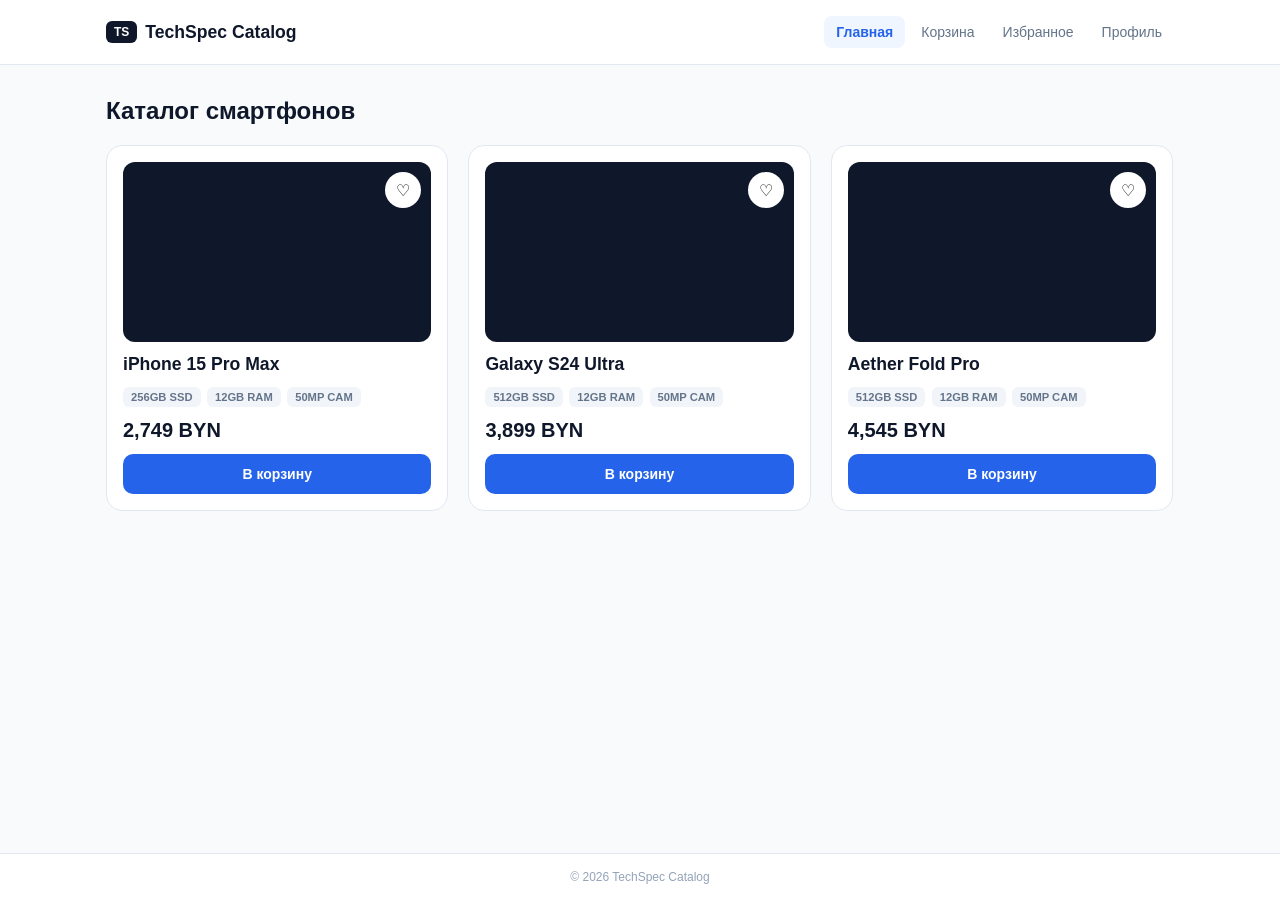
<file: index.html>
<!DOCTYPE html>
<html lang="ru">
<head>
  <meta charset="UTF-8">
  <meta name="viewport" content="width=device-width, initial-scale=1.0, maximum-scale=1.0, user-scalable=no">
  <title>TechSpec Catalog - Главная</title>
  <link rel="stylesheet" href="css/index.css">
</head>
<body>

  <header class="header">
    <div class="header-container">
      <div class="logo">
        <span class="logo-badge">TS</span>
        <span>TechSpec Catalog</span>
      </div>
      <nav class="nav">
        <ul class="nav-menu">
          <li><a href="index.html" class="nav-link active">Главная</a></li>
          <li><a href="cart.html" class="nav-link">Корзина</a></li>
          <li><a href="favorites.html" class="nav-link">Избранное</a></li>
          <li><a href="profile.html" class="nav-link">Профиль</a></li>
        </ul>
      </nav>
    </div>
  </header>

  <main class="container">
    <h1 class="page-title">Каталог смартфонов</h1>

    <div class="catalog-grid">

      <div class="product-card">
        <div class="card-media">
          <button class="fav-btn" title="В избранное">♡</button>
        </div>
        <h2 class="card-title">iPhone 15 Pro Max</h2>
        <div class="specs-list">
          <span class="spec-tag">256GB SSD</span>
          <span class="spec-tag">12GB RAM</span>
          <span class="spec-tag">50MP CAM</span>
        </div>
        <div class="card-price">2,749 BYN</div>
        <button class="btn-add-cart">В корзину</button>
      </div>

      <div class="product-card">
        <div class="card-media">
          <button class="fav-btn" title="В избранное">♡</button>
        </div>
        <h2 class="card-title">Galaxy S24 Ultra</h2>
        <div class="specs-list">
          <span class="spec-tag">512GB SSD</span>
          <span class="spec-tag">12GB RAM</span>
          <span class="spec-tag">50MP CAM</span>
        </div>
        <div class="card-price">3,899 BYN</div>
        <button class="btn-add-cart">В корзину</button>
      </div>

      <div class="product-card">
        <div class="card-media">
          <button class="fav-btn" title="В избранное">♡</button>
        </div>
        <h2 class="card-title">Aether Fold Pro</h2>
        <div class="specs-list">
          <span class="spec-tag">512GB SSD</span>
          <span class="spec-tag">12GB RAM</span>
          <span class="spec-tag">50MP CAM</span>
        </div>
        <div class="card-price">4,545 BYN</div>
        <button class="btn-add-cart">В корзину</button>
      </div>

    </div>
  </main>

  <footer class="footer">
    <p>© 2026 TechSpec Catalog</p>
  </footer>

</body>
</html>
</file>
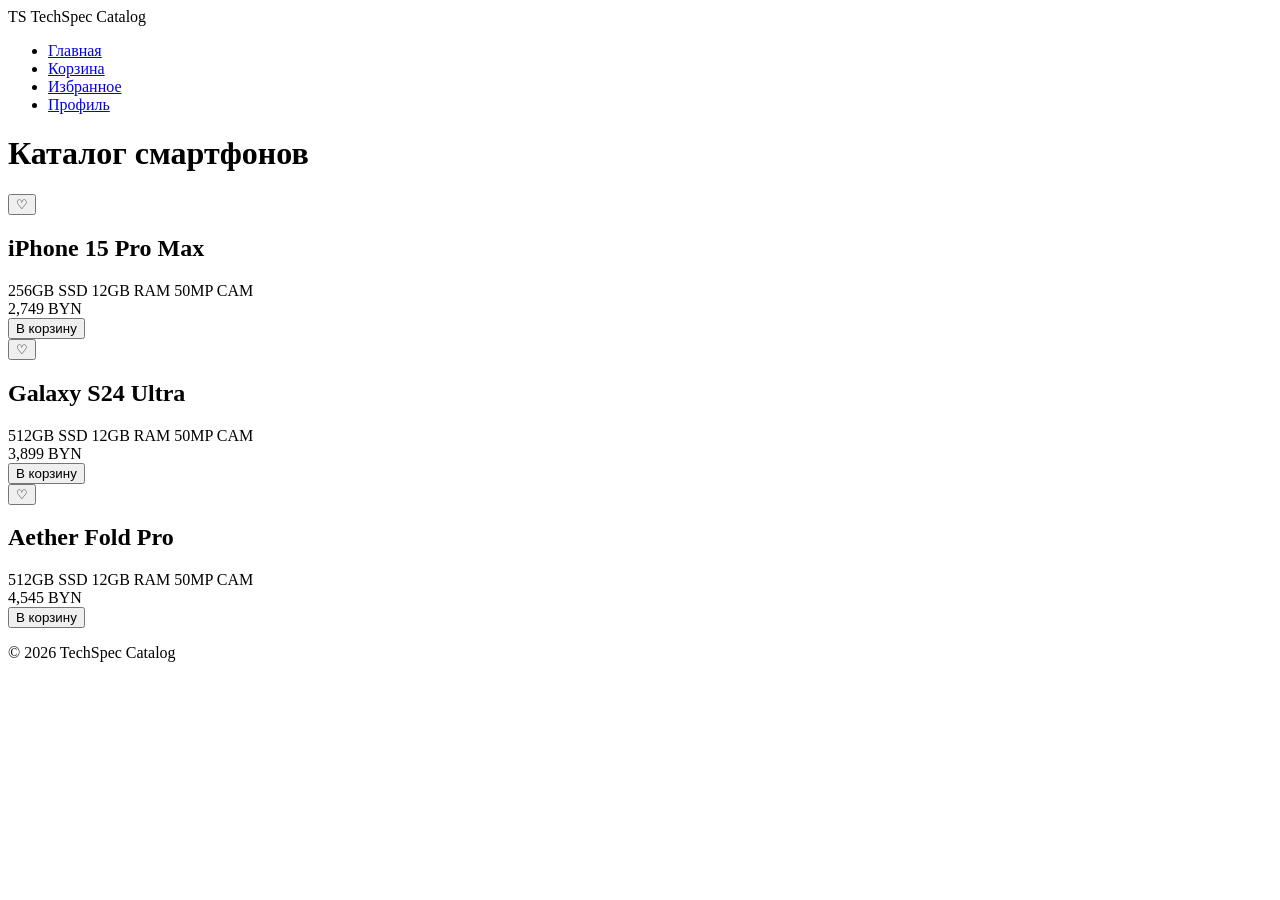
<file: templates/index.html>
<!DOCTYPE html>
<html lang="ru">
<head>
  <meta charset="UTF-8">
  <meta name="viewport" content="width=device-width, initial-scale=1.0, maximum-scale=1.0, user-scalable=no">
  <title>TechSpec Catalog - Главная</title>
  <link rel="stylesheet" href="C:\4 курс\Мобилка\Лр5\static\index.css">
</head>
<body>

  <header class="header">
    <div class="header-container">
      <div class="logo">
        <span class="logo-badge">TS</span>
        <span>TechSpec Catalog</span>
      </div>
      <nav class="nav">
        <ul class="nav-menu">
          <li><a href="index.html" class="nav-link active">Главная</a></li>
          <li><a href="cart.html" class="nav-link">Корзина</a></li>
          <li><a href="favorites.html" class="nav-link">Избранное</a></li>
          <li><a href="profile.html" class="nav-link">Профиль</a></li>
        </ul>
      </nav>
    </div>
  </header>

  <main class="container">
    <h1 class="page-title">Каталог смартфонов</h1>

    <div class="catalog-grid">

      <div class="product-card">
        <div class="card-media">
          <button class="fav-btn" title="В избранное">♡</button>
        </div>
        <h2 class="card-title">iPhone 15 Pro Max</h2>
        <div class="specs-list">
          <span class="spec-tag">256GB SSD</span>
          <span class="spec-tag">12GB RAM</span>
          <span class="spec-tag">50MP CAM</span>
        </div>
        <div class="card-price">2,749 BYN</div>
        <button class="btn-add-cart">В корзину</button>
      </div>

      <div class="product-card">
        <div class="card-media">
          <button class="fav-btn" title="В избранное">♡</button>
        </div>
        <h2 class="card-title">Galaxy S24 Ultra</h2>
        <div class="specs-list">
          <span class="spec-tag">512GB SSD</span>
          <span class="spec-tag">12GB RAM</span>
          <span class="spec-tag">50MP CAM</span>
        </div>
        <div class="card-price">3,899 BYN</div>
        <button class="btn-add-cart">В корзину</button>
      </div>

      <div class="product-card">
        <div class="card-media">
          <button class="fav-btn" title="В избранное">♡</button>
        </div>
        <h2 class="card-title">Aether Fold Pro</h2>
        <div class="specs-list">
          <span class="spec-tag">512GB SSD</span>
          <span class="spec-tag">12GB RAM</span>
          <span class="spec-tag">50MP CAM</span>
        </div>
        <div class="card-price">4,545 BYN</div>
        <button class="btn-add-cart">В корзину</button>
      </div>

    </div>
  </main>

  <footer class="footer">
    <p>© 2026 TechSpec Catalog</p>
  </footer>

</body>
</html>
</file>
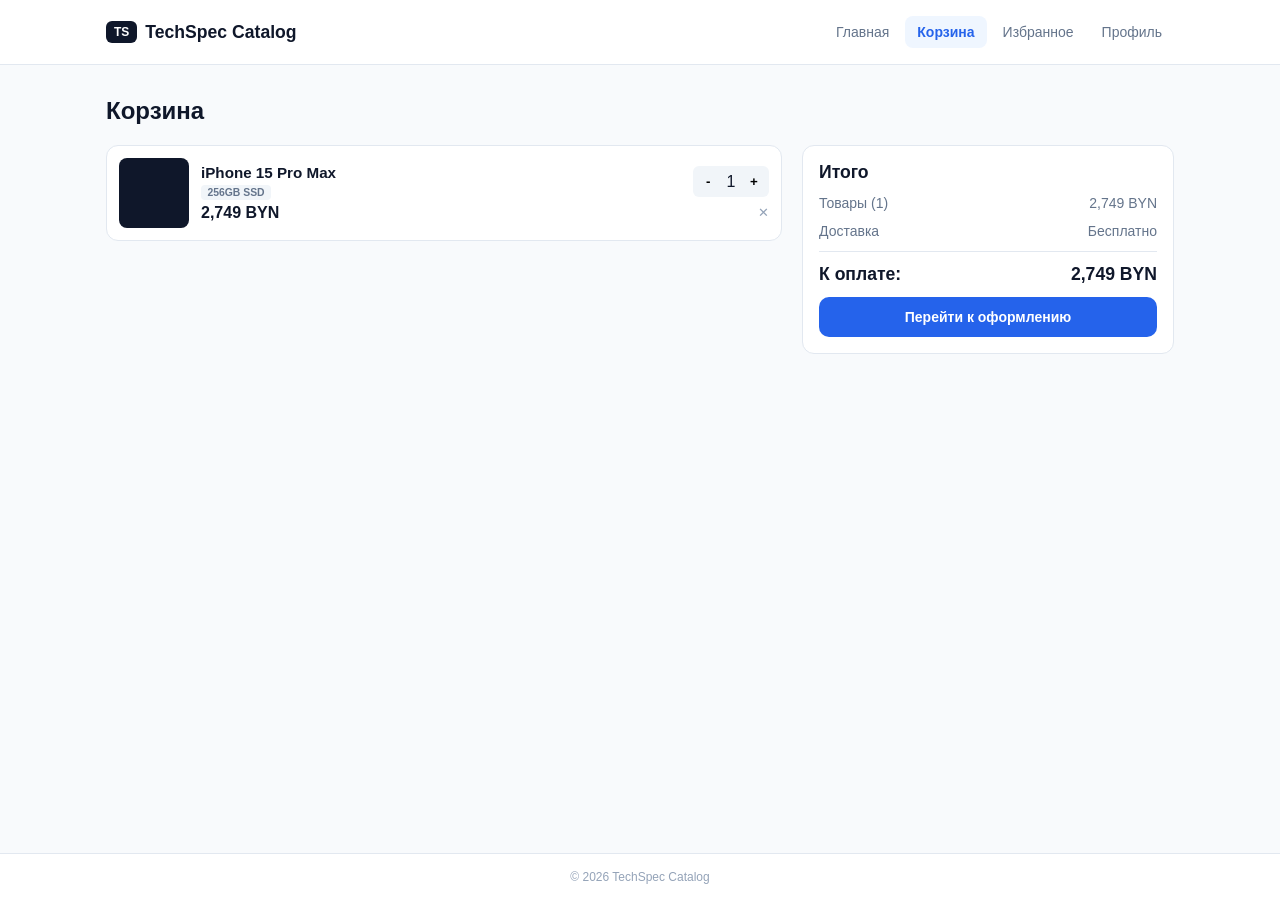
<file: cart.html>
<!DOCTYPE html>
<html lang="ru">
<head>
  <meta charset="UTF-8">
  <meta name="viewport" content="width=device-width, initial-scale=1.0, maximum-scale=1.0, user-scalable=no">
  <title>TechSpec Catalog - Корзина</title>
  <link rel="stylesheet" href="css/cart.css">
</head>
<body>

  <header class="header">
    <div class="header-container">
      <div class="logo">
        <span class="logo-badge">TS</span>
        <span>TechSpec Catalog</span>
      </div>
      <nav class="nav">
        <ul class="nav-menu">
          <li><a href="index.html" class="nav-link">Главная</a></li>
          <li><a href="cart.html" class="nav-link active">Корзина</a></li>
          <li><a href="favorites.html" class="nav-link">Избранное</a></li>
          <li><a href="profile.html" class="nav-link">Профиль</a></li>
        </ul>
      </nav>
    </div>
  </header>

  <main class="container">
    <h1 class="page-title">Корзина</h1>

    <div class="cart-layout">
      <section class="cart-items">
        <article class="cart-item">
          <div class="cart-item-media"></div>
          <div class="cart-item-info">
            <h2 class="cart-item-title">iPhone 15 Pro Max</h2>
            <span class="spec-tag">256GB SSD</span>
            <div class="cart-item-price">2,749 BYN</div>
          </div>
          <div class="cart-item-actions">
            <div class="quantity-controls">
              <button class="btn-qty">-</button>
              <span class="qty-count">1</span>
              <button class="btn-qty">+</button>
            </div>
            <button class="btn-remove" title="Удалить">✕</button>
          </div>
        </article>
      </section>

      <section class="cart-summary">
        <h2 class="summary-title">Итого</h2>
        <div class="summary-row">
          <span>Товары (1)</span>
          <span>2,749 BYN</span>
        </div>
        <div class="summary-row">
          <span>Доставка</span>
          <span>Бесплатно</span>
        </div>
        <div class="summary-divider"></div>
        <div class="summary-row summary-total">
          <span>К оплате:</span>
          <span>2,749 BYN</span>
        </div>
        <button class="btn-primary">Перейти к оформлению</button>
      </section>
    </div>
  </main>

  <footer class="footer">
    <p>© 2026 TechSpec Catalog</p>
  </footer>

</body>
</html>
</file>
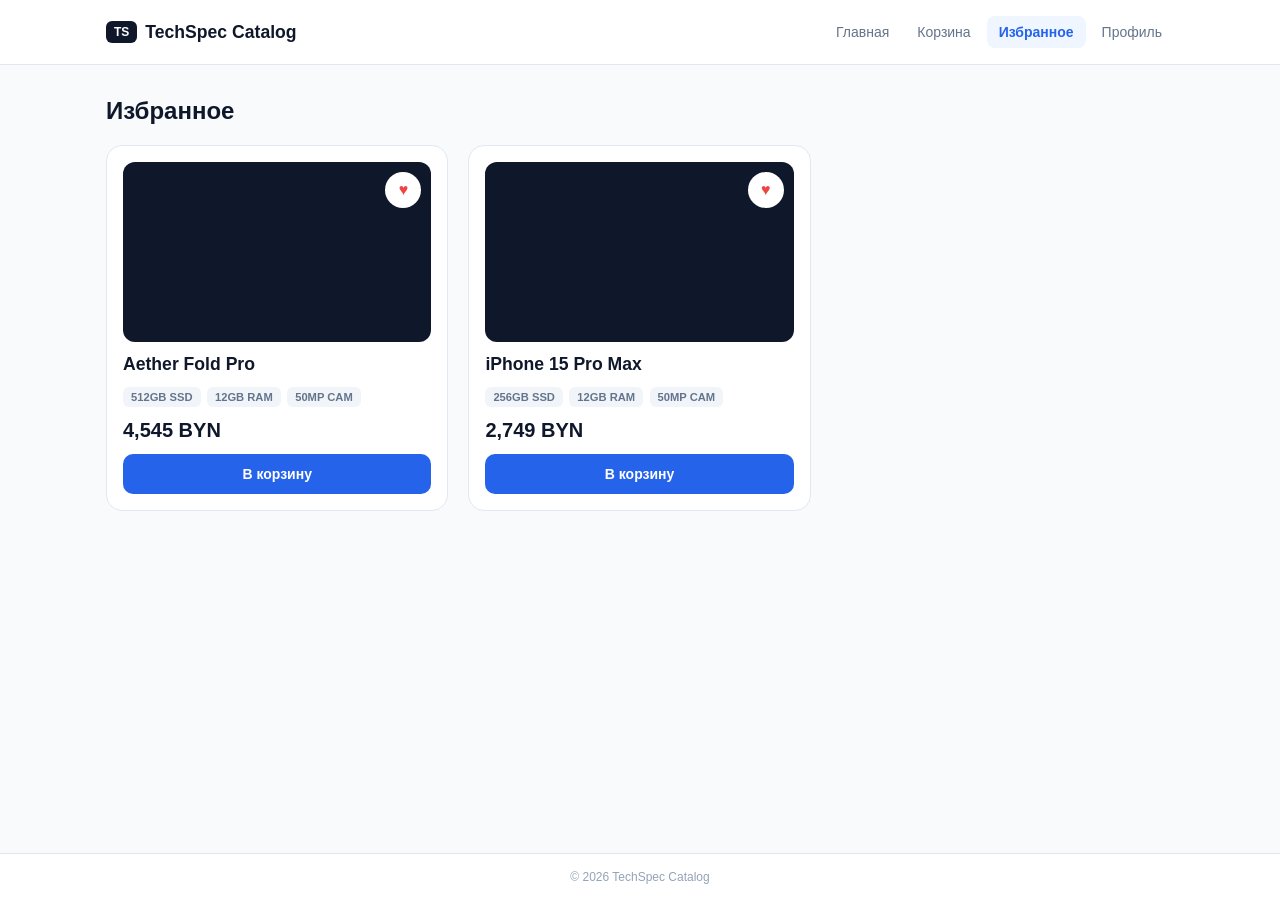
<file: favorites.html>
<!DOCTYPE html>
<html lang="ru">
<head>
  <meta charset="UTF-8">
  <meta name="viewport" content="width=device-width, initial-scale=1.0, maximum-scale=1.0, user-scalable=no">
  <title>TechSpec Catalog - Избранное</title>
  <link rel="stylesheet" href="css/favorites.css">
</head>
<body>

  <header class="header">
    <div class="header-container">
      <div class="logo">
        <span class="logo-badge">TS</span>
        <span>TechSpec Catalog</span>
      </div>
      <nav class="nav">
        <ul class="nav-menu">
          <li><a href="index.html" class="nav-link">Главная</a></li>
          <li><a href="cart.html" class="nav-link">Корзина</a></li>
          <li><a href="favorites.html" class="nav-link active">Избранное</a></li>
          <li><a href="profile.html" class="nav-link">Профиль</a></li>
        </ul>
      </nav>
    </div>
  </header>

  <main class="container">
    <h1 class="page-title">Избранное</h1>

    <div class="catalog-grid">

      <div class="product-card">
        <div class="card-media">
          <button class="fav-btn active" title="Удалить из избранного">♥</button>
        </div>
        <h2 class="card-title">Aether Fold Pro</h2>
        <div class="specs-list">
          <span class="spec-tag">512GB SSD</span>
          <span class="spec-tag">12GB RAM</span>
          <span class="spec-tag">50MP CAM</span>
        </div>
        <div class="card-price">4,545 BYN</div>
        <button class="btn-add-cart">В корзину</button>
      </div>

      <div class="product-card">
        <div class="card-media">
          <button class="fav-btn active" title="Удалить из избранного">♥</button>
        </div>
        <h2 class="card-title">iPhone 15 Pro Max</h2>
        <div class="specs-list">
          <span class="spec-tag">256GB SSD</span>
          <span class="spec-tag">12GB RAM</span>
          <span class="spec-tag">50MP CAM</span>
        </div>
        <div class="card-price">2,749 BYN</div>
        <button class="btn-add-cart">В корзину</button>
      </div>

    </div>
  </main>

  <footer class="footer">
    <p>© 2026 TechSpec Catalog</p>
  </footer>

</body>
</html>
</file>
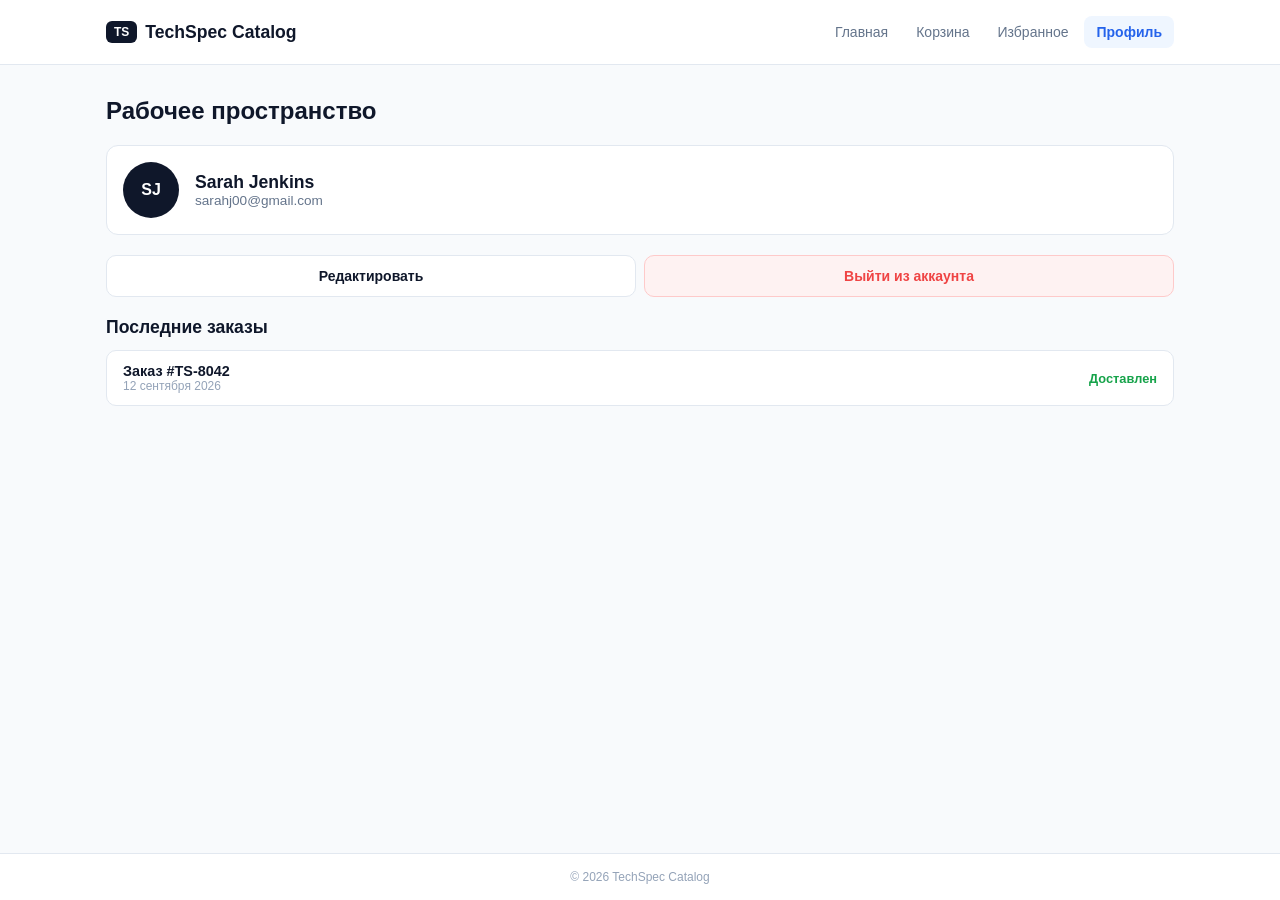
<file: profile.html>
<!DOCTYPE html>
<html lang="ru">
<head>
  <meta charset="UTF-8">
  <meta name="viewport" content="width=device-width, initial-scale=1.0, maximum-scale=1.0, user-scalable=no">
  <title>TechSpec Catalog - Профиль</title>
  <link rel="stylesheet" href="css/profile.css">
</head>
<body>

  <header class="header">
    <div class="header-container">
      <div class="logo">
        <span class="logo-badge">TS</span>
        <span>TechSpec Catalog</span>
      </div>
      <nav class="nav">
        <ul class="nav-menu">
          <li><a href="index.html" class="nav-link">Главная</a></li>
          <li><a href="cart.html" class="nav-link">Корзина</a></li>
          <li><a href="favorites.html" class="nav-link">Избранное</a></li>
          <li><a href="profile.html" class="nav-link active">Профиль</a></li>
        </ul>
      </nav>
    </div>
  </header>

  <main class="container">
    <h1 class="page-title">Рабочее пространство</h1>

    <div class="profile-wrapper">
      <section class="profile-card">
        <div class="profile-avatar">SJ</div>
        <div class="profile-info">
          <h2 class="profile-name">Sarah Jenkins</h2>
          <p class="profile-email">sarahj00@gmail.com</p>
        </div>
      </section>

      <section class="profile-actions">
        <button class="btn-secondary">Редактировать</button>
        <button class="btn-danger">Выйти из аккаунта</button>
      </section>

      <section class="profile-history">
        <h2 class="section-subtitle">Последние заказы</h2>
        <div class="order-item">
          <div>
            <div class="order-id">Заказ #TS-8042</div>
            <div class="order-date">12 сентября 2026</div>
          </div>
          <span class="order-status">Доставлен</span>
        </div>
      </section>
    </div>
  </main>

  <footer class="footer">
    <p>© 2026 TechSpec Catalog</p>
  </footer>

</body>
</html>
</file>
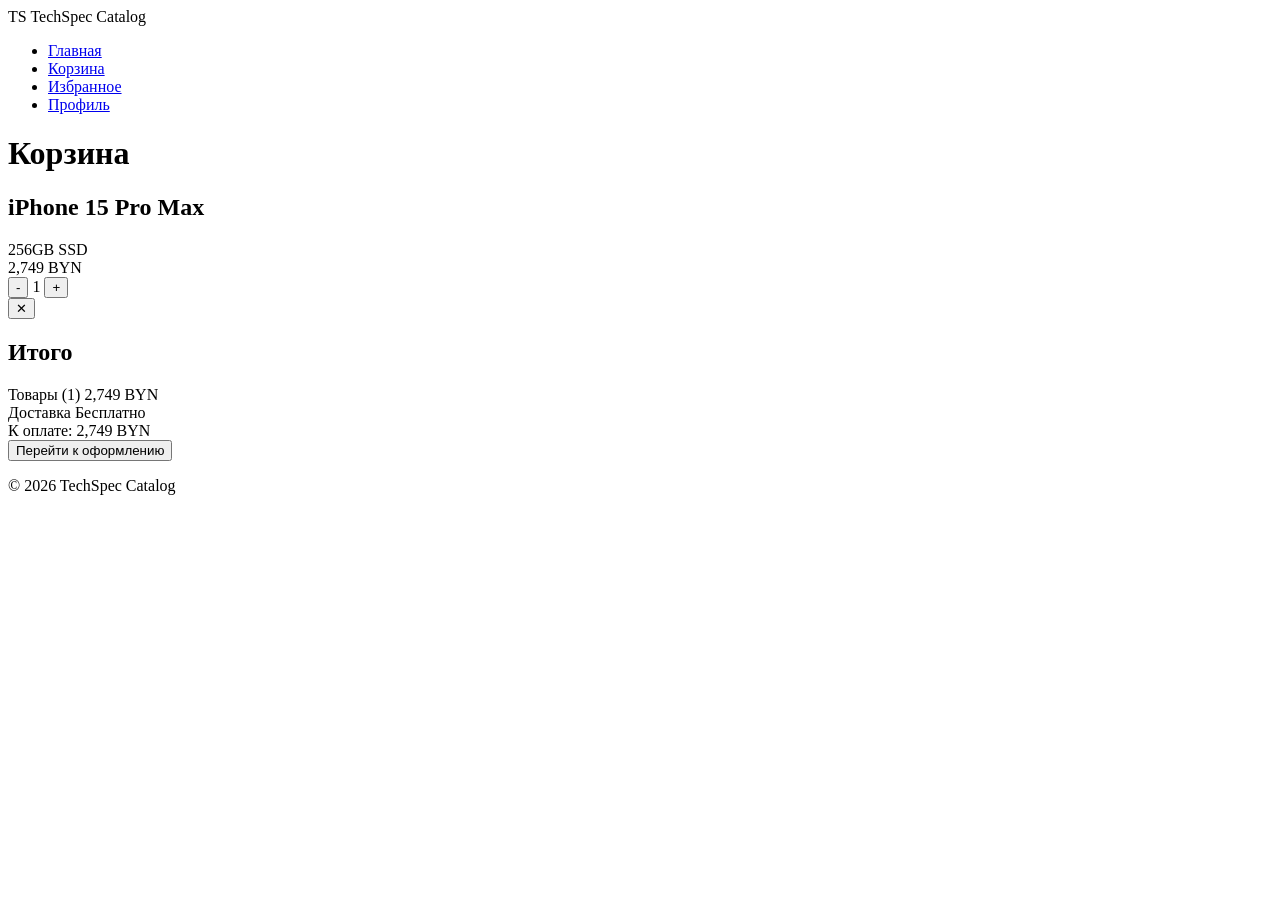
<file: templates/cart.html>
<!DOCTYPE html>
<html lang="ru">
<head>
  <meta charset="UTF-8">
  <meta name="viewport" content="width=device-width, initial-scale=1.0, maximum-scale=1.0, user-scalable=no">
  <title>TechSpec Catalog - Корзина</title>
  <link rel="stylesheet" href="C:\4 курс\Мобилка\Лр5\static\cart.css">
</head>
<body>

  <header class="header">
    <div class="header-container">
      <div class="logo">
        <span class="logo-badge">TS</span>
        <span>TechSpec Catalog</span>
      </div>
      <nav class="nav">
        <ul class="nav-menu">
          <li><a href="index.html" class="nav-link">Главная</a></li>
          <li><a href="cart.html" class="nav-link active">Корзина</a></li>
          <li><a href="favorites.html" class="nav-link">Избранное</a></li>
          <li><a href="profile.html" class="nav-link">Профиль</a></li>
        </ul>
      </nav>
    </div>
  </header>

  <main class="container">
    <h1 class="page-title">Корзина</h1>

    <div class="cart-layout">
      <section class="cart-items">
        <article class="cart-item">
          <div class="cart-item-media"></div>
          <div class="cart-item-info">
            <h2 class="cart-item-title">iPhone 15 Pro Max</h2>
            <span class="spec-tag">256GB SSD</span>
            <div class="cart-item-price">2,749 BYN</div>
          </div>
          <div class="cart-item-actions">
            <div class="quantity-controls">
              <button class="btn-qty">-</button>
              <span class="qty-count">1</span>
              <button class="btn-qty">+</button>
            </div>
            <button class="btn-remove" title="Удалить">✕</button>
          </div>
        </article>
      </section>

      <section class="cart-summary">
        <h2 class="summary-title">Итого</h2>
        <div class="summary-row">
          <span>Товары (1)</span>
          <span>2,749 BYN</span>
        </div>
        <div class="summary-row">
          <span>Доставка</span>
          <span>Бесплатно</span>
        </div>
        <div class="summary-divider"></div>
        <div class="summary-row summary-total">
          <span>К оплате:</span>
          <span>2,749 BYN</span>
        </div>
        <button class="btn-primary">Перейти к оформлению</button>
      </section>
    </div>
  </main>

  <footer class="footer">
    <p>© 2026 TechSpec Catalog</p>
  </footer>

</body>
</html>
</file>
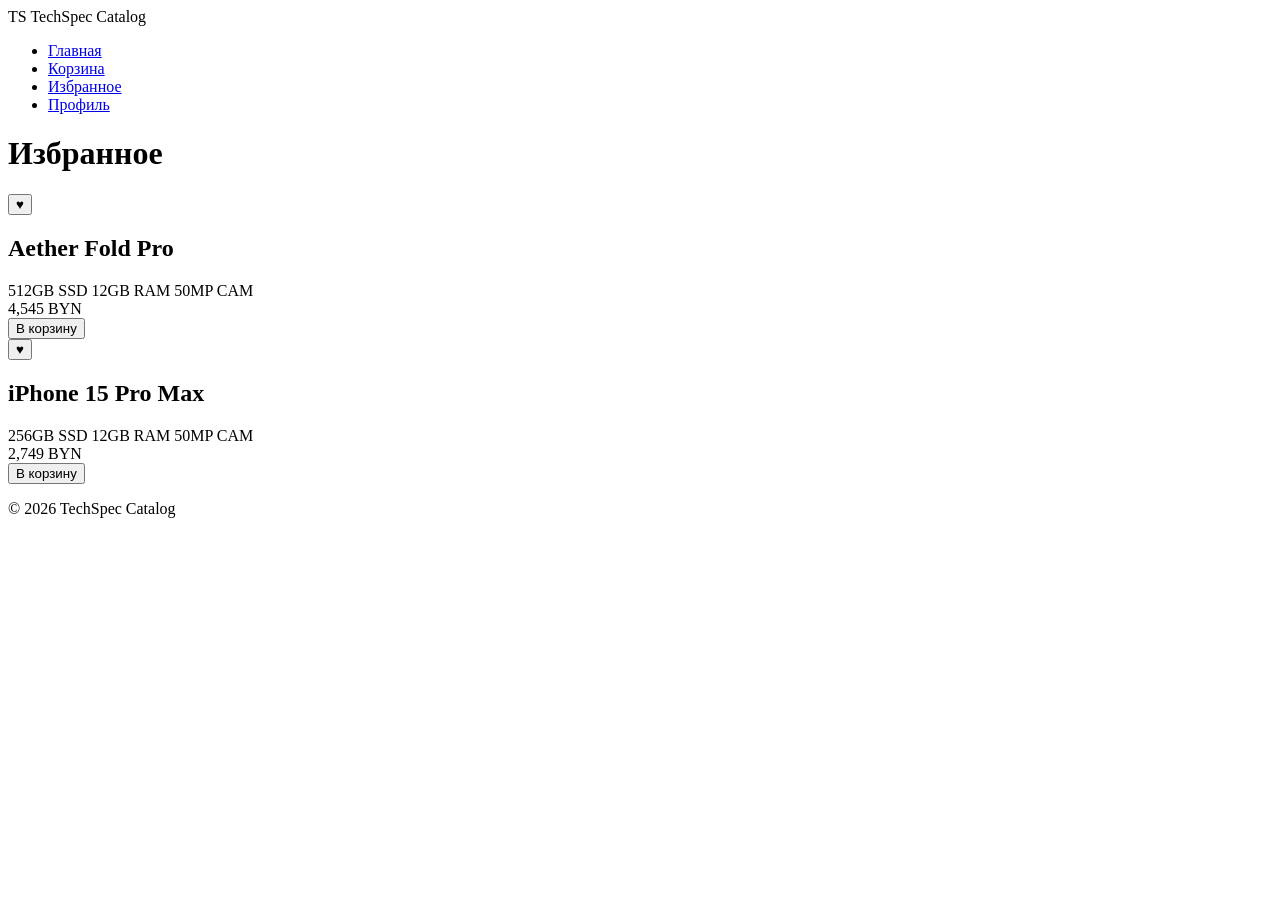
<file: templates/favorites.html>
<!DOCTYPE html>
<html lang="ru">
<head>
  <meta charset="UTF-8">
  <meta name="viewport" content="width=device-width, initial-scale=1.0, maximum-scale=1.0, user-scalable=no">
  <title>TechSpec Catalog - Избранное</title>
  <link rel="stylesheet" href="C:\4 курс\Мобилка\Лр5\static\favorites.css">
</head>
<body>

  <header class="header">
    <div class="header-container">
      <div class="logo">
        <span class="logo-badge">TS</span>
        <span>TechSpec Catalog</span>
      </div>
      <nav class="nav">
        <ul class="nav-menu">
          <li><a href="index.html" class="nav-link">Главная</a></li>
          <li><a href="cart.html" class="nav-link">Корзина</a></li>
          <li><a href="favorites.html" class="nav-link active">Избранное</a></li>
          <li><a href="profile.html" class="nav-link">Профиль</a></li>
        </ul>
      </nav>
    </div>
  </header>

  <main class="container">
    <h1 class="page-title">Избранное</h1>

    <div class="catalog-grid">

      <div class="product-card">
        <div class="card-media">
          <button class="fav-btn active" title="Удалить из избранного">♥</button>
        </div>
        <h2 class="card-title">Aether Fold Pro</h2>
        <div class="specs-list">
          <span class="spec-tag">512GB SSD</span>
          <span class="spec-tag">12GB RAM</span>
          <span class="spec-tag">50MP CAM</span>
        </div>
        <div class="card-price">4,545 BYN</div>
        <button class="btn-add-cart">В корзину</button>
      </div>

      <div class="product-card">
        <div class="card-media">
          <button class="fav-btn active" title="Удалить из избранного">♥</button>
        </div>
        <h2 class="card-title">iPhone 15 Pro Max</h2>
        <div class="specs-list">
          <span class="spec-tag">256GB SSD</span>
          <span class="spec-tag">12GB RAM</span>
          <span class="spec-tag">50MP CAM</span>
        </div>
        <div class="card-price">2,749 BYN</div>
        <button class="btn-add-cart">В корзину</button>
      </div>

    </div>
  </main>

  <footer class="footer">
    <p>© 2026 TechSpec Catalog</p>
  </footer>

</body>
</html>
</file>
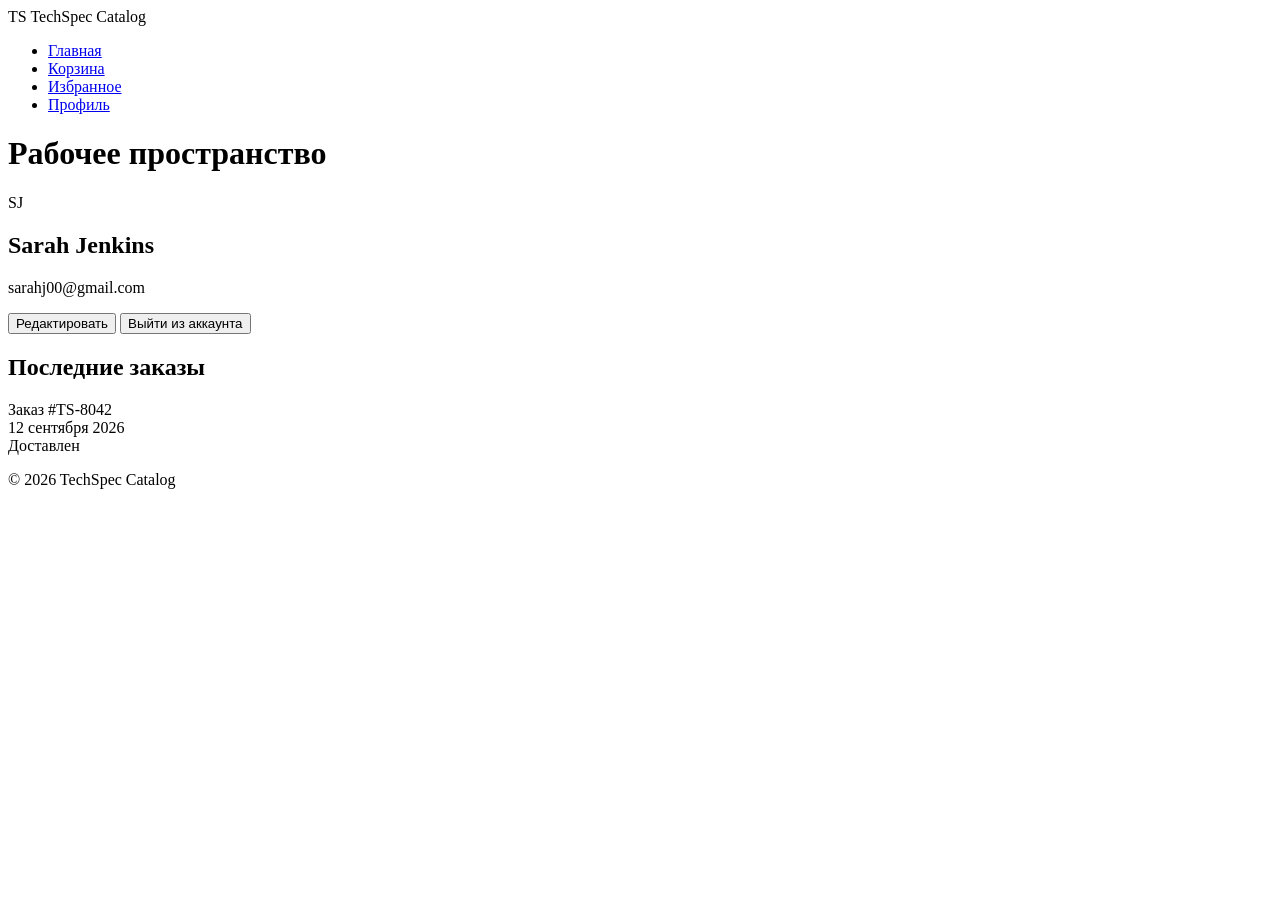
<file: templates/profile.html>
<!DOCTYPE html>
<html lang="ru">
<head>
  <meta charset="UTF-8">
  <meta name="viewport" content="width=device-width, initial-scale=1.0, maximum-scale=1.0, user-scalable=no">
  <title>TechSpec Catalog - Профиль</title>
  <link rel="stylesheet" href="C:\4 курс\Мобилка\Лр5\static\profile.css">
</head>
<body>

  <header class="header">
    <div class="header-container">
      <div class="logo">
        <span class="logo-badge">TS</span>
        <span>TechSpec Catalog</span>
      </div>
      <nav class="nav">
        <ul class="nav-menu">
          <li><a href="index.html" class="nav-link">Главная</a></li>
          <li><a href="cart.html" class="nav-link">Корзина</a></li>
          <li><a href="favorites.html" class="nav-link">Избранное</a></li>
          <li><a href="profile.html" class="nav-link active">Профиль</a></li>
        </ul>
      </nav>
    </div>
  </header>

  <main class="container">
    <h1 class="page-title">Рабочее пространство</h1>

    <div class="profile-wrapper">
      <section class="profile-card">
        <div class="profile-avatar">SJ</div>
        <div class="profile-info">
          <h2 class="profile-name">Sarah Jenkins</h2>
          <p class="profile-email">sarahj00@gmail.com</p>
        </div>
      </section>

      <section class="profile-actions">
        <button class="btn-secondary">Редактировать</button>
        <button class="btn-danger">Выйти из аккаунта</button>
      </section>

      <section class="profile-history">
        <h2 class="section-subtitle">Последние заказы</h2>
        <div class="order-item">
          <div>
            <div class="order-id">Заказ #TS-8042</div>
            <div class="order-date">12 сентября 2026</div>
          </div>
          <span class="order-status">Доставлен</span>
        </div>
      </section>
    </div>
  </main>

  <footer class="footer">
    <p>© 2026 TechSpec Catalog</p>
  </footer>

</body>
</html>
</file>
<file: css/index.css>
* {
  box-sizing: border-box;
  margin: 0;
  padding: 0;
  font-family: -apple-system, BlinkMacSystemFont, "Segoe UI", Roboto, sans-serif;
}

body {
  background-color: #f8fafc;
  color: #0f172a;
  display: flex;
  flex-direction: column;
  min-height: 100vh;
}

.header {
  background-color: #ffffff;
  border-bottom: 1px solid #e2e8f0;
  position: sticky;
  top: 0;
  z-index: 100;
  width: 100%;
}

.header-container {
  padding: 0.8rem 1rem;
  display: flex;
  justify-content: space-between;
  align-items: center;
  flex-wrap: wrap;
  gap: 0.5rem;
  width: 100%;
}

.logo {
  display: flex;
  align-items: center;
  gap: 0.5rem;
  font-weight: 700;
  font-size: 1.1rem;
}

.logo-badge {
  background-color: #0f172a;
  color: #ffffff;
  padding: 0.25rem 0.5rem;
  border-radius: 6px;
  font-size: 0.75rem;
}

.nav {
  display: flex;
  align-items: center;
}

.nav-menu {
  display: flex;
  list-style: none;
  gap: 0.25rem;
}

.nav-link {
  display: inline-block;
  text-decoration: none;
  color: #64748b;
  padding: 0.5rem 0.75rem;
  border-radius: 8px;
  font-size: 0.875rem;
  font-weight: 500;
  transition: all 0.2s ease;
}

.nav-link.active {
  color: #2563eb;
  background-color: #eff6ff;
  font-weight: 600;
}

.container {
  flex: 1;
  width: 100%;
  padding: 1.25rem 1rem;
}

.page-title {
  font-size: 1.5rem;
  font-weight: 700;
  margin-bottom: 1.25rem;
}

.catalog-grid {
  display: flex;
  flex-direction: column;
  gap: 1.25rem;
}

.product-card {
  background: #ffffff;
  border: 1px solid #e2e8f0;
  border-radius: 16px;
  padding: 1rem;
  display: flex;
  flex-direction: column;
  gap: 0.75rem;
}

.card-media {
  position: relative;
  width: 100%;
  height: 180px;
  background-color: #0f172a;
  border-radius: 12px;
  display: flex;
  align-items: center;
  justify-content: center;
}

.fav-btn {
  position: absolute;
  top: 10px;
  right: 10px;
  width: 36px;
  height: 36px;
  border-radius: 50%;
  background: #ffffff;
  border: none;
  cursor: pointer;
  font-size: 1rem;
}

.card-title {
  font-size: 1.1rem;
  font-weight: 700;
}

.specs-list {
  display: flex;
  gap: 0.4rem;
  flex-wrap: wrap;
}

.spec-tag {
  background-color: #f1f5f9;
  color: #64748b;
  padding: 0.25rem 0.5rem;
  border-radius: 6px;
  font-size: 0.7rem;
  font-weight: 600;
}

.card-price {
  font-size: 1.25rem;
  font-weight: 700;
}

.btn-add-cart {
  width: 100%;
  background-color: #2563eb;
  color: #ffffff;
  border: none;
  padding: 0.75rem;
  border-radius: 10px;
  font-size: 0.875rem;
  font-weight: 600;
  cursor: pointer;
}

.footer {
  text-align: center;
  padding: 1rem;
  font-size: 0.75rem;
  color: #94a3b8;
  border-top: 1px solid #e2e8f0;
  background: #ffffff;
}

@media (min-width: 768px) {
  .header-container {
    max-width: 1100px;
    margin: 0 auto;
    padding: 1rem;
  }

  .container {
    max-width: 1100px;
    margin: 0 auto;
    padding: 2rem 1rem;
  }

  .catalog-grid {
    flex-direction: row;
    flex-wrap: wrap;
  }

  .product-card {
    width: calc(50% - 0.625rem);
  }
}

@media (min-width: 1024px) {
  .product-card {
    width: calc(33.333% - 0.85rem);
  }
}
</file>
<file: css/cart.css>
* {
  box-sizing: border-box;
  margin: 0;
  padding: 0;
  font-family: -apple-system, BlinkMacSystemFont, "Segoe UI", Roboto, sans-serif;
}

body {
  background-color: #f8fafc;
  color: #0f172a;
  display: flex;
  flex-direction: column;
  min-height: 100vh;
}

.header {
  background-color: #ffffff;
  border-bottom: 1px solid #e2e8f0;
  position: sticky;
  top: 0;
  z-index: 100;
  width: 100%;
}

.header-container {
  padding: 0.8rem 1rem;
  display: flex;
  justify-content: space-between;
  align-items: center;
  flex-wrap: wrap;
  gap: 0.5rem;
  width: 100%;
}

.logo {
  display: flex;
  align-items: center;
  gap: 0.5rem;
  font-weight: 700;
  font-size: 1.1rem;
}

.logo-badge {
  background-color: #0f172a;
  color: #ffffff;
  padding: 0.25rem 0.5rem;
  border-radius: 6px;
  font-size: 0.75rem;
}

.nav {
  display: flex;
  align-items: center;
}

.nav-menu {
  display: flex;
  list-style: none;
  gap: 0.25rem;
}

.nav-link {
  display: inline-block;
  text-decoration: none;
  color: #64748b;
  padding: 0.5rem 0.75rem;
  border-radius: 8px;
  font-size: 0.875rem;
  font-weight: 500;
  transition: all 0.2s ease;
}

.nav-link.active {
  color: #2563eb;
  background-color: #eff6ff;
  font-weight: 600;
}

.container {
  flex: 1;
  width: 100%;
  padding: 1.25rem 1rem;
}

.page-title {
  font-size: 1.5rem;
  font-weight: 700;
  margin-bottom: 1.25rem;
}

.cart-layout {
  display: flex;
  flex-direction: column;
  gap: 1.25rem;
}

.cart-items {
  display: flex;
  flex-direction: column;
  gap: 1rem;
}

.cart-item {
  background: #ffffff;
  border: 1px solid #e2e8f0;
  border-radius: 12px;
  padding: 0.75rem;
  display: flex;
  align-items: center;
  gap: 0.75rem;
}

.cart-item-media {
  width: 70px;
  height: 70px;
  background-color: #0f172a;
  border-radius: 8px;
}

.cart-item-info {
  flex: 1;
  display: flex;
  flex-direction: column;
  gap: 0.25rem;
}

.cart-item-title {
  font-size: 0.95rem;
  font-weight: 600;
}

.spec-tag {
  background-color: #f1f5f9;
  color: #64748b;
  padding: 0.15rem 0.4rem;
  border-radius: 4px;
  font-size: 0.65rem;
  font-weight: 600;
  width: fit-content;
}

.cart-item-price {
  font-weight: 700;
  font-size: 1rem;
}

.cart-item-actions {
  display: flex;
  flex-direction: column;
  align-items: flex-end;
  gap: 0.5rem;
}

.quantity-controls {
  display: flex;
  align-items: center;
  gap: 0.4rem;
  background: #f1f5f9;
  padding: 0.2rem;
  border-radius: 6px;
}

.btn-qty {
  background: none;
  border: none;
  width: 24px;
  height: 24px;
  cursor: pointer;
  font-weight: bold;
}

.btn-remove {
  background: none;
  border: none;
  color: #94a3b8;
  cursor: pointer;
}

.cart-summary {
  background: #ffffff;
  border: 1px solid #e2e8f0;
  border-radius: 12px;
  padding: 1rem;
  display: flex;
  flex-direction: column;
  gap: 0.75rem;
}

.summary-title {
  font-size: 1.1rem;
  font-weight: 700;
}

.summary-row {
  display: flex;
  justify-content: space-between;
  font-size: 0.875rem;
  color: #64748b;
}

.summary-total {
  font-size: 1.1rem;
  font-weight: 700;
  color: #0f172a;
}

.summary-divider {
  height: 1px;
  background-color: #e2e8f0;
}

.btn-primary {
  width: 100%;
  background-color: #2563eb;
  color: #ffffff;
  border: none;
  padding: 0.75rem;
  border-radius: 10px;
  font-size: 0.875rem;
  font-weight: 600;
  cursor: pointer;
}

.footer {
  text-align: center;
  padding: 1rem;
  font-size: 0.75rem;
  color: #94a3b8;
  border-top: 1px solid #e2e8f0;
  background: #ffffff;
}

@media (min-width: 768px) {
  .header-container {
    max-width: 1100px;
    margin: 0 auto;
    padding: 1rem;
  }

  .container {
    max-width: 1100px;
    margin: 0 auto;
    padding: 2rem 1rem;
  }

  .cart-layout {
    flex-direction: row;
    align-items: flex-start;
  }

  .cart-items {
    flex: 2;
  }

  .cart-summary {
    flex: 1;
  }
}
</file>
<file: css/favorites.css>
* {
  box-sizing: border-box;
  margin: 0;
  padding: 0;
  font-family: -apple-system, BlinkMacSystemFont, "Segoe UI", Roboto, sans-serif;
}

body {
  background-color: #f8fafc;
  color: #0f172a;
  display: flex;
  flex-direction: column;
  min-height: 100vh;
}

.header {
  background-color: #ffffff;
  border-bottom: 1px solid #e2e8f0;
  position: sticky;
  top: 0;
  z-index: 100;
  width: 100%;
}

.header-container {
  padding: 0.8rem 1rem;
  display: flex;
  justify-content: space-between;
  align-items: center;
  flex-wrap: wrap;
  gap: 0.5rem;
  width: 100%;
}

.logo {
  display: flex;
  align-items: center;
  gap: 0.5rem;
  font-weight: 700;
  font-size: 1.1rem;
}

.logo-badge {
  background-color: #0f172a;
  color: #ffffff;
  padding: 0.25rem 0.5rem;
  border-radius: 6px;
  font-size: 0.75rem;
}

.nav {
  display: flex;
  align-items: center;
}

.nav-menu {
  display: flex;
  list-style: none;
  gap: 0.25rem;
}

.nav-link {
  display: inline-block;
  text-decoration: none;
  color: #64748b;
  padding: 0.5rem 0.75rem;
  border-radius: 8px;
  font-size: 0.875rem;
  font-weight: 500;
  transition: all 0.2s ease;
}

.nav-link.active {
  color: #2563eb;
  background-color: #eff6ff;
  font-weight: 600;
}

.container {
  flex: 1;
  width: 100%;
  padding: 1.25rem 1rem;
}

.page-title {
  font-size: 1.5rem;
  font-weight: 700;
  margin-bottom: 1.25rem;
}

.catalog-grid {
  display: flex;
  flex-direction: column;
  gap: 1.25rem;
}

.product-card {
  background: #ffffff;
  border: 1px solid #e2e8f0;
  border-radius: 16px;
  padding: 1rem;
  display: flex;
  flex-direction: column;
  gap: 0.75rem;
}

.card-media {
  position: relative;
  width: 100%;
  height: 180px;
  background-color: #0f172a;
  border-radius: 12px;
  display: flex;
  align-items: center;
  justify-content: center;
}

.fav-btn {
  position: absolute;
  top: 10px;
  right: 10px;
  width: 36px;
  height: 36px;
  border-radius: 50%;
  background: #ffffff;
  border: none;
  cursor: pointer;
  font-size: 1rem;
}

.fav-btn.active {
  color: #ef4444;
}

.card-title {
  font-size: 1.1rem;
  font-weight: 700;
}

.specs-list {
  display: flex;
  gap: 0.4rem;
  flex-wrap: wrap;
}

.spec-tag {
  background-color: #f1f5f9;
  color: #64748b;
  padding: 0.25rem 0.5rem;
  border-radius: 6px;
  font-size: 0.7rem;
  font-weight: 600;
}

.card-price {
  font-size: 1.25rem;
  font-weight: 700;
}

.btn-add-cart {
  width: 100%;
  background-color: #2563eb;
  color: #ffffff;
  border: none;
  padding: 0.75rem;
  border-radius: 10px;
  font-size: 0.875rem;
  font-weight: 600;
  cursor: pointer;
}

.footer {
  text-align: center;
  padding: 1rem;
  font-size: 0.75rem;
  color: #94a3b8;
  border-top: 1px solid #e2e8f0;
  background: #ffffff;
}

@media (min-width: 768px) {
  .header-container {
    max-width: 1100px;
    margin: 0 auto;
    padding: 1rem;
  }

  .container {
    max-width: 1100px;
    margin: 0 auto;
    padding: 2rem 1rem;
  }

  .catalog-grid {
    flex-direction: row;
    flex-wrap: wrap;
  }

  .product-card {
    width: calc(50% - 0.625rem);
  }
}

@media (min-width: 1024px) {
  .product-card {
    width: calc(33.333% - 0.85rem);
  }
}
</file>
<file: css/profile.css>
* {
  box-sizing: border-box;
  margin: 0;
  padding: 0;
  font-family: -apple-system, BlinkMacSystemFont, "Segoe UI", Roboto, sans-serif;
}

body {
  background-color: #f8fafc;
  color: #0f172a;
  display: flex;
  flex-direction: column;
  min-height: 100vh;
}

.header {
  background-color: #ffffff;
  border-bottom: 1px solid #e2e8f0;
  position: sticky;
  top: 0;
  z-index: 100;
  width: 100%;
}

.header-container {
  padding: 0.8rem 1rem;
  display: flex;
  justify-content: space-between;
  align-items: center;
  flex-wrap: wrap;
  gap: 0.5rem;
  width: 100%;
}

.logo {
  display: flex;
  align-items: center;
  gap: 0.5rem;
  font-weight: 700;
  font-size: 1.1rem;
}

.logo-badge {
  background-color: #0f172a;
  color: #ffffff;
  padding: 0.25rem 0.5rem;
  border-radius: 6px;
  font-size: 0.75rem;
}

.nav {
  display: flex;
  align-items: center;
}

.nav-menu {
  display: flex;
  list-style: none;
  gap: 0.25rem;
}

.nav-link {
  display: inline-block;
  text-decoration: none;
  color: #64748b;
  padding: 0.5rem 0.75rem;
  border-radius: 8px;
  font-size: 0.875rem;
  font-weight: 500;
  transition: all 0.2s ease;
}

.nav-link.active {
  color: #2563eb;
  background-color: #eff6ff;
  font-weight: 600;
}

.container {
  flex: 1;
  width: 100%;
  padding: 1.25rem 1rem;
}

.page-title {
  font-size: 1.5rem;
  font-weight: 700;
  margin-bottom: 1.25rem;
}

.section-subtitle {
  font-size: 1.1rem;
  margin-bottom: 0.75rem;
}

.profile-wrapper {
  display: flex;
  flex-direction: column;
  gap: 1.25rem;
}

.profile-card {
  background: #ffffff;
  border: 1px solid #e2e8f0;
  border-radius: 12px;
  padding: 1rem;
  display: flex;
  align-items: center;
  gap: 1rem;
}

.profile-avatar {
  width: 56px;
  height: 56px;
  background-color: #0f172a;
  color: #ffffff;
  border-radius: 50%;
  display: flex;
  align-items: center;
  justify-content: center;
  font-weight: 700;
}

.profile-name {
  font-size: 1.1rem;
  font-weight: 700;
}

.profile-email {
  color: #64748b;
  font-size: 0.85rem;
}

.profile-actions {
  display: flex;
  flex-direction: column;
  gap: 0.5rem;
}

.btn-secondary {
  width: 100%;
  background-color: #ffffff;
  border: 1px solid #e2e8f0;
  color: #0f172a;
  padding: 0.75rem;
  border-radius: 10px;
  font-size: 0.875rem;
  font-weight: 600;
  cursor: pointer;
}

.btn-danger {
  width: 100%;
  background-color: #fef2f2;
  border: 1px solid #fecaca;
  color: #ef4444;
  padding: 0.75rem;
  border-radius: 10px;
  font-size: 0.875rem;
  font-weight: 600;
  cursor: pointer;
}

.order-item {
  background: #ffffff;
  border: 1px solid #e2e8f0;
  border-radius: 10px;
  padding: 0.75rem 1rem;
  display: flex;
  justify-content: space-between;
  align-items: center;
}

.order-id { font-weight: 600; font-size: 0.9rem; }
.order-date { color: #94a3b8; font-size: 0.75rem; }
.order-status { color: #16a34a; font-weight: 600; font-size: 0.8rem; }

.footer {
  text-align: center;
  padding: 1rem;
  font-size: 0.75rem;
  color: #94a3b8;
  border-top: 1px solid #e2e8f0;
  background: #ffffff;
}

@media (min-width: 768px) {
  .header-container {
    max-width: 1100px;
    margin: 0 auto;
    padding: 1rem;
  }

  .container {
    max-width: 1100px;
    margin: 0 auto;
    padding: 2rem 1rem;
  }

  .profile-actions {
    flex-direction: row;
  }

  .btn-secondary, .btn-danger {
    flex: 1;
  }
}
</file>
